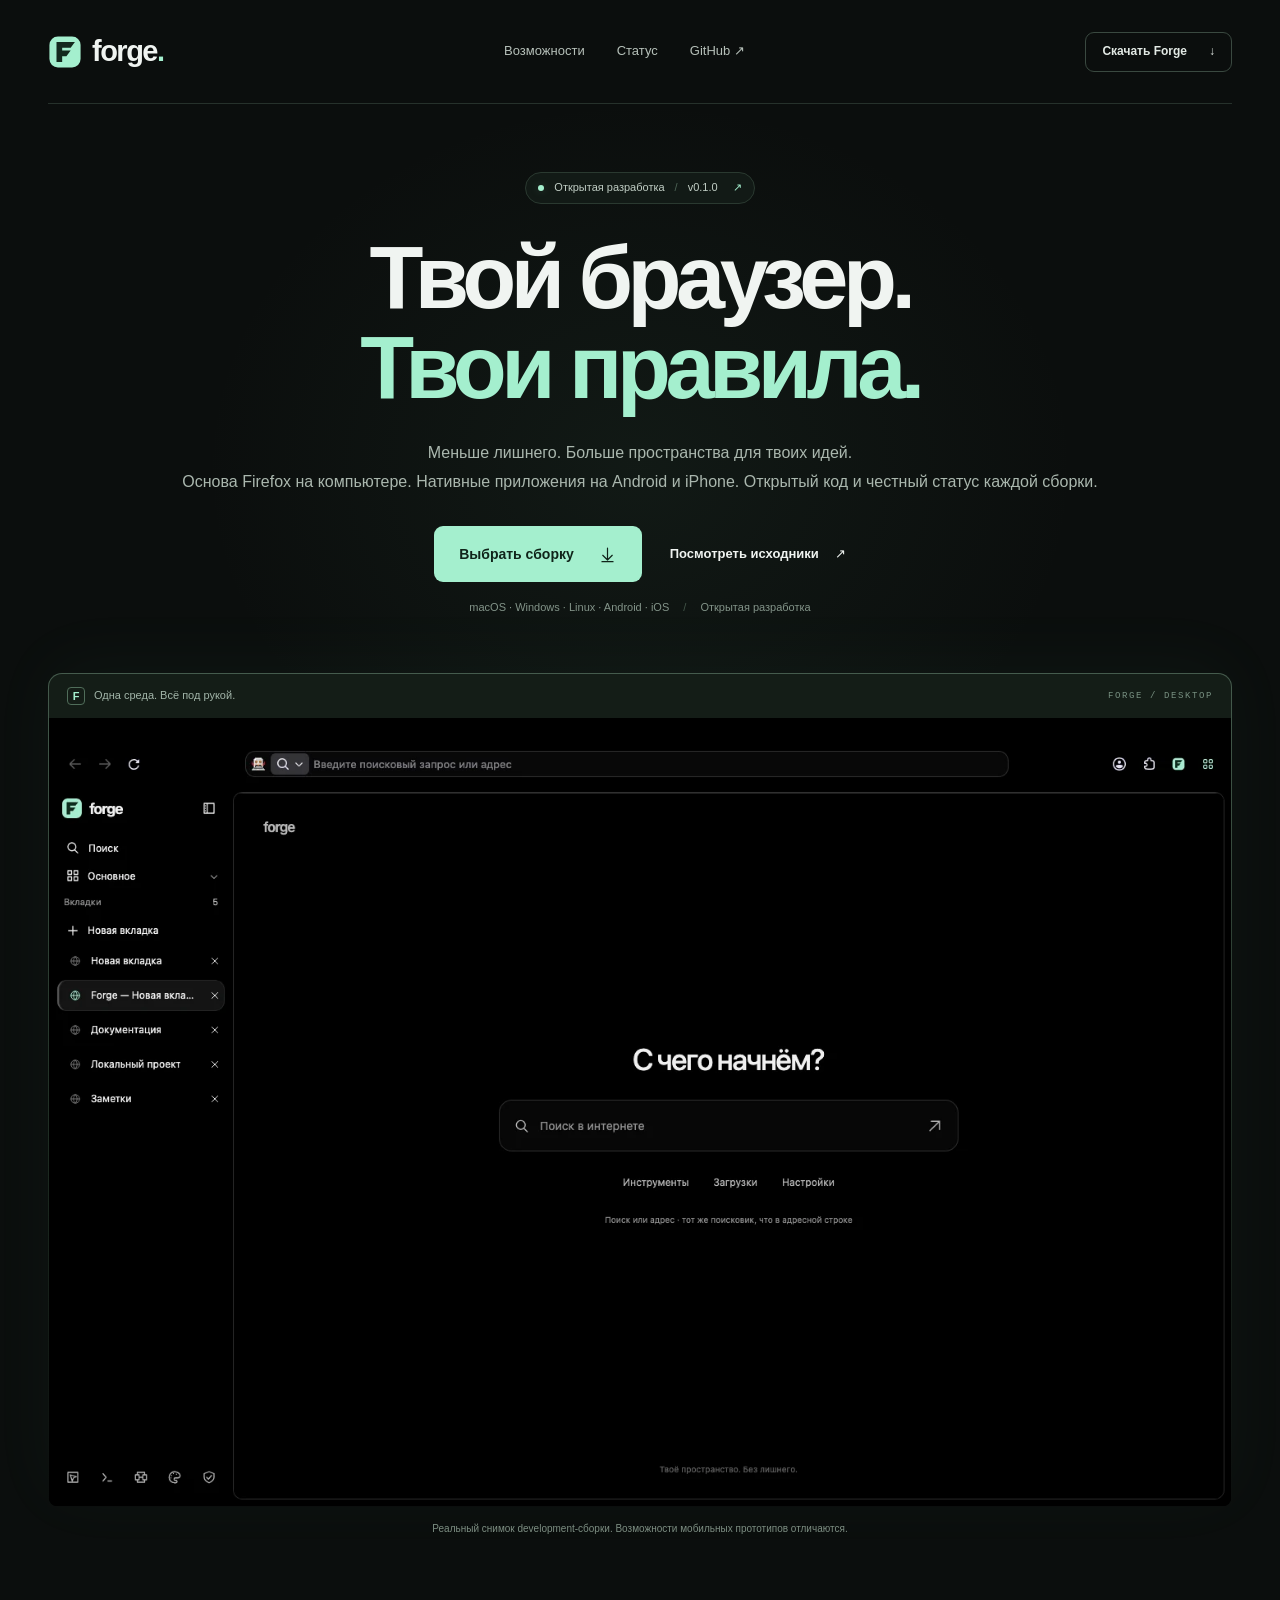
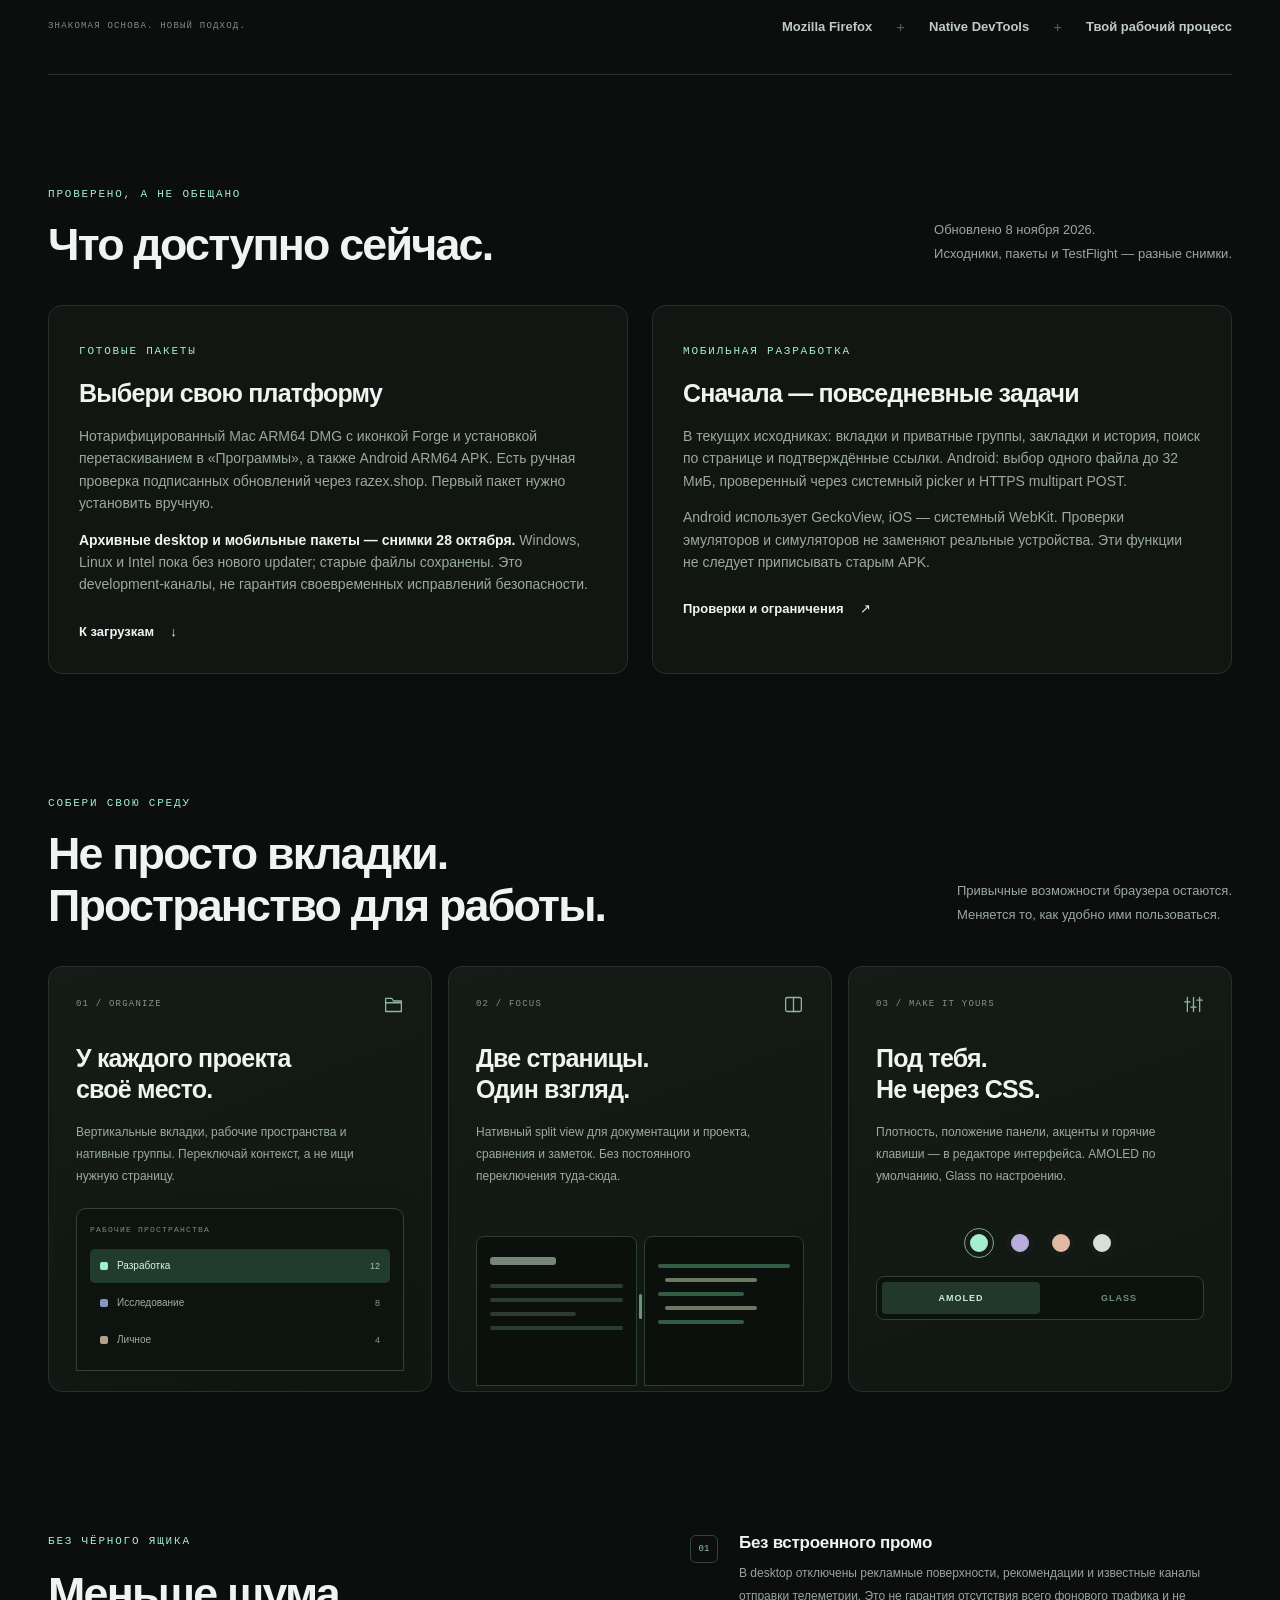
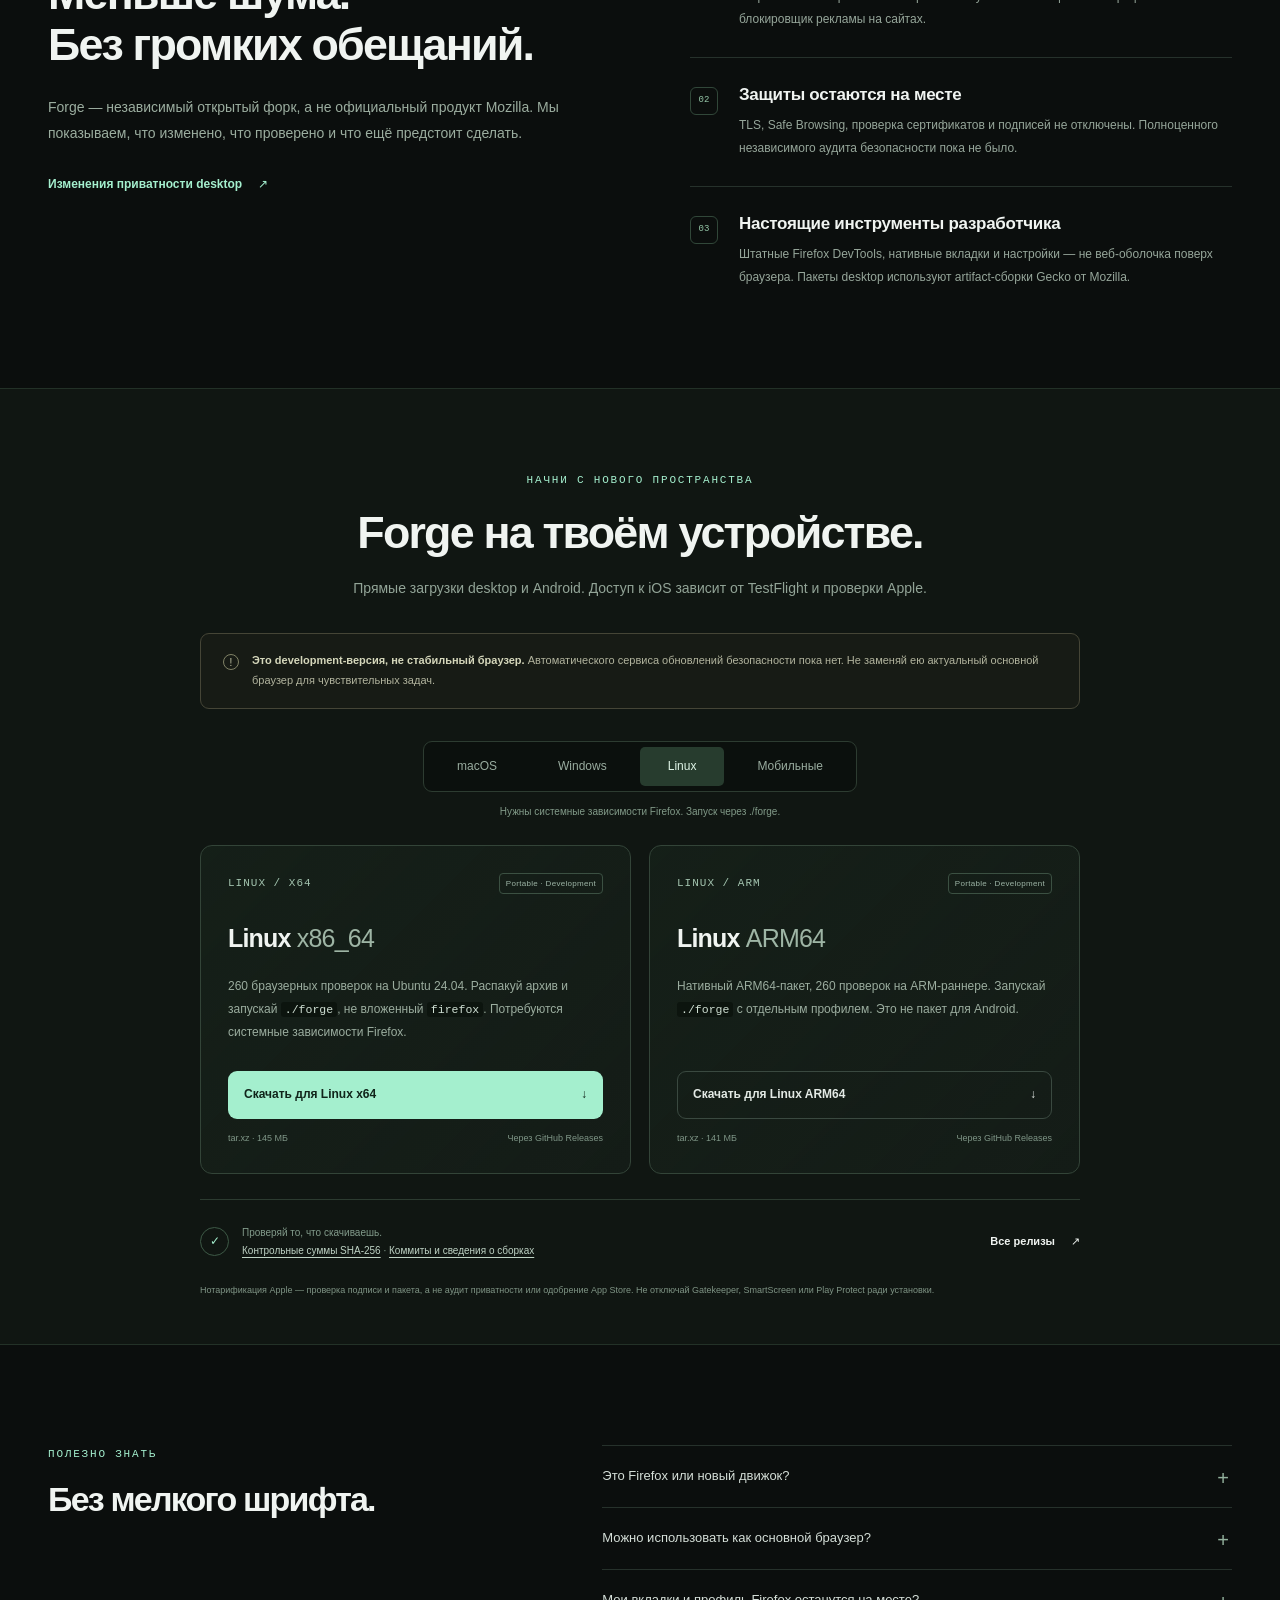
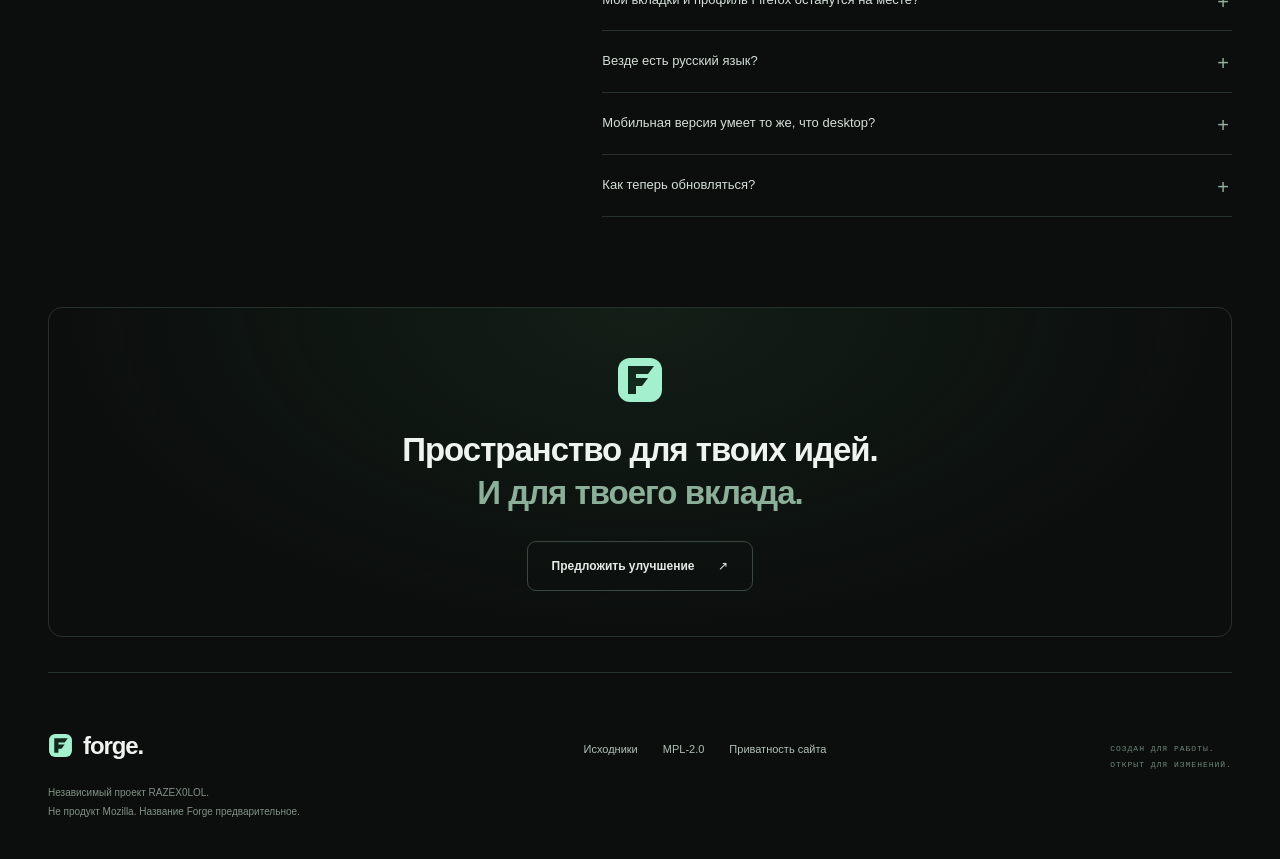
<file: forge/site/index.html>
<!doctype html>
<html lang="ru">
<head>
  <meta charset="utf-8">
  <meta name="viewport" content="width=device-width, initial-scale=1">
  <meta name="theme-color" content="#0b0e0d">
  <title>Forge — браузер для компьютера и телефона</title>
  <meta name="description" content="Forge: независимый форк Firefox для компьютера, GeckoView на Android и WebKit на iPhone. Возможности, TestFlight, проверенные загрузки для macOS, Windows, Linux и Android и прозрачный статус разработки.">
  <meta property="og:title" content="Forge — твой браузер. Твои правила.">
  <meta property="og:description" content="На основе Firefox. С рабочими пространствами, вертикальными вкладками и интерфейсом под тебя. Открытый код, реальные сборки, прозрачные ограничения.">
  <meta property="og:type" content="website">
  <meta property="og:url" content="https://razex.shop/forge/">
  <meta property="og:image" content="https://razex.shop/forge/assets/forge-desktop.webp">
  <link rel="canonical" href="https://razex.shop/forge/">
  <link rel="icon" href="assets/forge.svg" type="image/svg+xml">
  <link rel="stylesheet" href="styles.css">
  <script src="site.js" defer></script>
</head>
<body>
  <a class="skip-link" href="#main">К содержимому</a>
  <header class="header wrap">
    <a class="brand" href="#" aria-label="Forge — на главную"><img src="assets/forge.svg" width="34" height="34" alt=""><span>forge<span class="brand-dot">.</span></span></a>
    <nav aria-label="Основная навигация"><a href="#features">Возможности</a><a href="#status">Статус</a><a href="https://github.com/RAZEX0LOL/forge-browser">GitHub <span aria-hidden="true">↗</span></a></nav>
    <a class="button button-small button-outline" href="#download">Скачать Forge <span aria-hidden="true">↓</span></a>
  </header>
  <main id="main">
    <section class="hero wrap" aria-labelledby="hero-title">
      <a class="release-label" href="#download"><span class="status-dot" aria-hidden="true"></span> Открытая разработка <span class="label-divider">/</span> v0.1.0 <span aria-hidden="true">↗</span></a>
      <h1 id="hero-title">Твой браузер.<br><span>Твои правила.</span></h1>
      <p class="hero-description">Меньше лишнего. Больше пространства для твоих идей.<br class="desktop-break"> Основа Firefox на компьютере. Нативные приложения на Android и iPhone. Открытый код и честный статус каждой сборки.</p>
      <div class="hero-actions"><a class="button button-mint" href="#download">Выбрать сборку <svg viewBox="0 0 24 24" aria-hidden="true"><path d="M12 4v15m-6-6 6 6 6-6M5 21h14"/></svg></a><a class="text-link" href="https://github.com/RAZEX0LOL/forge-browser">Посмотреть исходники <span aria-hidden="true">↗</span></a></div>
      <p class="hero-note">macOS · Windows · Linux · Android · iOS <span aria-hidden="true">/</span> Открытая разработка</p>
      <figure class="browser-preview">
        <div class="preview-caption"><span><span class="tiny-mark" aria-hidden="true">F</span> Одна среда. Всё под рукой.</span><span class="mono">FORGE / DESKTOP</span></div>
        <img src="assets/forge-desktop.webp" width="1440" height="960" alt="Реальный интерфейс Forge для macOS: вертикальные вкладки и локальная стартовая страница в тёмной теме" fetchpriority="high">
        <figcaption>Реальный снимок development-сборки. Возможности мобильных прототипов отличаются.</figcaption>
      </figure>
    </section>

    <div class="foundation wrap"><span class="eyebrow">ЗНАКОМАЯ ОСНОВА. НОВЫЙ ПОДХОД.</span><div><span>Mozilla Firefox</span><span class="foundation-plus" aria-hidden="true">+</span><span>Native DevTools</span><span class="foundation-plus" aria-hidden="true">+</span><span>Твой рабочий процесс</span></div></div>

    <section class="section wrap release-status" id="status" aria-labelledby="status-title">
      <div class="section-heading"><div><p class="eyebrow mint">ПРОВЕРЕНО, А НЕ ОБЕЩАНО</p><h2 id="status-title">Что доступно сейчас.</h2></div><p>Обновлено <time datetime="2026-11-08">8 ноября 2026</time>.<br>Исходники, пакеты и TestFlight — разные снимки.</p></div>
      <div class="status-grid">
        <article class="status-card"><span class="eyebrow mint">ГОТОВЫЕ ПАКЕТЫ</span><h3>Выбери свою платформу</h3><p>Нотарифицированный Mac ARM64 DMG с иконкой Forge и установкой перетаскиванием в «Программы», а также Android ARM64 APK. Есть ручная проверка подписанных обновлений через razex.shop. Первый пакет нужно установить вручную.</p><p><strong>Архивные desktop и мобильные пакеты — снимки 28 октября.</strong> Windows, Linux и Intel пока без нового updater; старые файлы сохранены. Это development-каналы, не гарантия своевременных исправлений безопасности.</p><a class="text-link" href="#download">К загрузкам <span aria-hidden="true">↓</span></a></article>
        <article class="status-card"><span class="eyebrow mint">МОБИЛЬНАЯ РАЗРАБОТКА</span><h3>Сначала — повседневные задачи</h3><p>В текущих исходниках: вкладки и приватные группы, закладки и история, поиск по странице и подтверждённые ссылки. Android: выбор одного файла до 32 МиБ, проверенный через системный picker и HTTPS multipart POST.</p><p>Android использует GeckoView, iOS — системный WebKit. Проверки эмуляторов и симуляторов не заменяют реальные устройства. Эти функции не следует приписывать старым APK.</p><a class="text-link" href="https://github.com/RAZEX0LOL/forge-browser/blob/forge/forge/mobile/SOURCE_CHECKPOINT.md">Проверки и ограничения <span aria-hidden="true">↗</span></a></article>
      </div>
    </section>

    <section class="section wrap" id="features" aria-labelledby="features-title">
      <div class="section-heading"><div><p class="eyebrow mint">СОБЕРИ СВОЮ СРЕДУ</p><h2 id="features-title">Не просто вкладки.<br>Пространство для работы.</h2></div><p>Привычные возможности браузера остаются.<br>Меняется то, как удобно ими пользоваться.</p></div>
      <div class="feature-grid">
        <article class="feature feature-workspaces"><div class="feature-top"><span class="feature-number">01 / ORGANIZE</span><svg viewBox="0 0 24 24" aria-hidden="true"><path d="M3 5h7l2 3h9v12H3zM3 10h18"/></svg></div><h3>У каждого проекта<br>своё место.</h3><p>Вертикальные вкладки, рабочие пространства и нативные группы. Переключай контекст, а не ищи нужную страницу.</p><div class="workspace-demo" aria-label="Иллюстрация рабочих пространств"><span class="workspace-label">РАБОЧИЕ ПРОСТРАНСТВА</span><span class="workspace-row active"><i class="workspace-icon" aria-hidden="true"></i> Разработка <small>12</small></span><span class="workspace-row"><i class="workspace-icon blue" aria-hidden="true"></i> Исследование <small>8</small></span><span class="workspace-row"><i class="workspace-icon beige" aria-hidden="true"></i> Личное <small>4</small></span></div></article>
        <article class="feature"><div class="feature-top"><span class="feature-number">02 / FOCUS</span><svg viewBox="0 0 24 24" aria-hidden="true"><rect x="3" y="4" width="18" height="16" rx="2"/><path d="M12 4v16"/></svg></div><h3>Две страницы.<br>Один взгляд.</h3><p>Нативный split view для документации и проекта, сравнения и заметок. Без постоянного переключения туда-сюда.</p><div class="split-demo" aria-hidden="true"><div><span class="mock-pill"></span><span></span><span></span><span class="short"></span><span></span></div><div><span class="code-line"></span><span></span><span class="short"></span><span></span><span class="short"></span></div><i class="split-handle"></i></div></article>
        <article class="feature"><div class="feature-top"><span class="feature-number">03 / MAKE IT YOURS</span><svg viewBox="0 0 24 24" aria-hidden="true"><path d="M5 4v16M12 4v16M19 4v16"/><path d="M2 9h6M9 15h6M16 7h6"/></svg></div><h3>Под тебя.<br>Не через CSS.</h3><p>Плотность, положение панели, акценты и горячие клавиши — в редакторе интерфейса. AMOLED по умолчанию, Glass по настроению.</p><div class="theme-demo" role="group" aria-label="Иллюстрация цветовых тем"><span class="color-swatch selected" role="img" aria-label="Мятный акцент"></span><span class="color-swatch lavender" role="img" aria-label="Лавандовый акцент"></span><span class="color-swatch peach" role="img" aria-label="Персиковый акцент"></span><span class="color-swatch white" role="img" aria-label="Белый акцент"></span><div class="theme-switch"><span>AMOLED</span><span>GLASS</span></div></div></article>
      </div>
    </section>

    <section class="principles section wrap" id="principles" aria-labelledby="principles-title">
      <div class="principles-intro"><p class="eyebrow mint">БЕЗ ЧЁРНОГО ЯЩИКА</p><h2 id="principles-title">Меньше шума.<br>Без громких обещаний.</h2><p>Forge — независимый открытый форк, а не официальный продукт Mozilla. Мы показываем, что изменено, что проверено и что ещё предстоит сделать.</p><a class="text-link" href="https://github.com/RAZEX0LOL/forge-browser/blob/forge/forge/PRIVACY.md">Изменения приватности desktop <span aria-hidden="true">↗</span></a></div>
      <div class="principles-list"><article><span class="principle-icon" aria-hidden="true">01</span><div><h3>Без встроенного промо</h3><p>В desktop отключены рекламные поверхности, рекомендации и известные каналы отправки телеметрии. Это не гарантия отсутствия всего фонового трафика и не блокировщик рекламы на сайтах.</p></div></article><article><span class="principle-icon" aria-hidden="true">02</span><div><h3>Защиты остаются на месте</h3><p>TLS, Safe Browsing, проверка сертификатов и подписей не отключены. Полноценного независимого аудита безопасности пока не было.</p></div></article><article><span class="principle-icon" aria-hidden="true">03</span><div><h3>Настоящие инструменты разработчика</h3><p>Штатные Firefox DevTools, нативные вкладки и настройки — не веб-оболочка поверх браузера. Пакеты desktop используют artifact-сборки Gecko от Mozilla.</p></div></article></div>
    </section>

    <section class="downloads section" id="download" aria-labelledby="download-title">
      <div class="wrap">
        <div class="download-heading"><p class="eyebrow mint">НАЧНИ С НОВОГО ПРОСТРАНСТВА</p><h2 id="download-title">Forge на твоём устройстве.</h2><p>Прямые загрузки desktop и Android. Доступ к iOS зависит от TestFlight и проверки Apple.</p></div>
        <div class="development-notice"><span class="notice-mark" aria-hidden="true">!</span><p><strong>Это development-версия, не стабильный браузер.</strong> Автоматического сервиса обновлений безопасности пока нет. Не заменяй ею актуальный основной браузер для чувствительных задач.</p></div>
        <div class="platform-picker" role="group" aria-label="Выбор платформы" hidden><button type="button" data-platform="macos" aria-pressed="true">macOS</button><button type="button" data-platform="windows" aria-pressed="false">Windows</button><button type="button" data-platform="linux" aria-pressed="false">Linux</button><button type="button" data-platform="mobile" aria-pressed="false">Мобильные</button></div>
        <p class="platform-hint" id="platform-hint" aria-live="polite"></p>
        <div class="download-panel" data-panel="macos">
          <article class="download-card recommended">
            <div class="card-heading"><svg viewBox="0 0 24 24" aria-hidden="true"><rect x="3" y="3" width="18" height="14" rx="2"/><path d="M8 21h8m-4-4v4"/></svg><span class="badge">Developer ID + Notarized</span></div>
            <h3>macOS <span>Apple Silicon</span></h3><p class="card-subtitle">Apple M-серия · macOS 13+</p>
            <p class="card-description">Обычный DMG: открой образ, затем <strong>Перетащи Forge в «Программы»</strong>. Перед заменой полностью закрой браузер. Своя иконка Forge, русская локализация и отдельный профиль. После копирования из DMG пройдено 285 браузерных проверок; приложение и образ подписаны и нотарифицированы Apple.</p>
            <p class="card-description">Затем: Центр управления → Проверить обновления Forge. Проверяются подпись манифеста, SHA-256, Developer ID и Gatekeeper. Замена требует подтверждения и полностью закрытого браузера; прежнее приложение остаётся резервной копией, профиль не удаляется.</p>
            <p class="card-description">Экспериментальный канал: GUI-переход между разными версиями и точный runtime macOS 13 ещё не проверены полностью. Запуск с включённым Gatekeeper на тестовом Mac не подтверждён; подписи и билеты Apple проверены отдельно. Автоматического сервиса исправлений безопасности нет.</p>
            <a class="button button-mint download-link" data-target="macos-arm64" href="downloads/Forge-development-20261108-v2-macos-arm64.dmg" download>Скачать DMG · Apple Silicon <span aria-hidden="true">↓</span></a>
            <div class="download-meta"><span>DMG · 152 МБ</span><span>Build 2026110802 · исправлена иконка</span></div>
            <details class="developer-downloads"><summary>ZIP для updater и ручной распаковки</summary><p>Прежний ZIP сохранён без изменений; исправление приоритета иконки включено в новый DMG.</p><a class="download-link" data-target="macos-arm64-updater-zip" href="downloads/Forge-development-20261108-v2-updater-macos-arm64-notarized.zip">Mac ARM64 · ZIP · 161 МБ</a></details>
            <details class="developer-downloads"><summary>Предыдущая нотарифицированная сборка</summary><a class="download-link" data-target="macos-arm64-20261028" href="downloads/Forge-development-20261028-macos-arm64-notarized.zip">Mac ARM64 · 28 октября · без нового updater</a></details>
          </article>
          <article class="download-card"><div class="card-heading"><svg viewBox="0 0 24 24" aria-hidden="true"><rect x="3" y="3" width="18" height="14" rx="2"/><path d="M8 21h8m-4-4v4"/></svg><span class="badge badge-neutral">Developer ID + Notarized</span></div><h3>macOS <span>Intel</span></h3><p class="card-subtitle">Для Mac с процессорами Intel x86_64</p><p class="card-description">Нотарификация и Gatekeeper пройдены. <strong>После подписи требуется повторный тест на Intel Mac.</strong> Локальный тест через Rosetta дал тайм-аут и у исходной, и у подписанной сборки.</p><a class="button button-outline download-link" data-target="macos-intel" href="downloads/Forge-development-20261028-macos-intel-notarized.zip" download>Скачать для Intel <span aria-hidden="true">↓</span></a><div class="download-meta"><span>ZIP · 281 МБ</span><span>Требует дополнительной проверки</span></div></article>
        </div>
        <div class="download-panel" data-panel="windows">
          <article class="download-card"><div class="card-heading"><span class="platform-wordmark">WIN / X64</span><span class="badge badge-neutral">Portable · Development</span></div><h3>Windows <span>x86_64</span></h3><p class="card-description">260 проверок на нативном CI-раннере. Распакуй архив и запускай <code>Forge.cmd</code>, не вложенный <code>firefox.exe</code>. Подписи издателя Forge нет.</p><a class="button button-mint download-link" data-target="windows-x64" href="https://github.com/RAZEX0LOL/forge-browser/releases/download/v0.1.0-dev.20261028-multiplatform/Forge-development-windows-x86_64.zip">Скачать для Windows x64 <span aria-hidden="true">↓</span></a><div class="download-meta"><span>ZIP · 151 МБ</span><span>Через GitHub Releases</span></div></article>
          <article class="download-card"><div class="card-heading"><span class="platform-wordmark">WIN / ARM</span><span class="badge badge-neutral">Portable · Development</span></div><h3>Windows <span>ARM64</span></h3><p class="card-description">Нативный пакет ARM64, 260 проверок на ARM-раннере. Запускай через <code>Forge.cmd</code> с отдельным development-профилем. Подписи издателя Forge нет.</p><a class="button button-outline download-link" data-target="windows-arm64" href="https://github.com/RAZEX0LOL/forge-browser/releases/download/v0.1.0-dev.20261028-multiplatform/Forge-development-windows-arm64.zip">Скачать для Windows ARM64 <span aria-hidden="true">↓</span></a><div class="download-meta"><span>ZIP · 140 МБ</span><span>Через GitHub Releases</span></div></article>
        </div>
        <div class="download-panel" data-panel="linux">
          <article class="download-card"><div class="card-heading"><span class="platform-wordmark">LINUX / X64</span><span class="badge badge-neutral">Portable · Development</span></div><h3>Linux <span>x86_64</span></h3><p class="card-description">260 браузерных проверок на Ubuntu 24.04. Распакуй архив и запускай <code>./forge</code>, не вложенный <code>firefox</code>. Потребуются системные зависимости Firefox.</p><a class="button button-mint download-link" data-target="linux-x64" href="https://github.com/RAZEX0LOL/forge-browser/releases/download/v0.1.0-dev.20261028-multiplatform/Forge-development-linux-x86_64.tar.xz">Скачать для Linux x64 <span aria-hidden="true">↓</span></a><div class="download-meta"><span>tar.xz · 145 МБ</span><span>Через GitHub Releases</span></div></article>
          <article class="download-card"><div class="card-heading"><span class="platform-wordmark">LINUX / ARM</span><span class="badge badge-neutral">Portable · Development</span></div><h3>Linux <span>ARM64</span></h3><p class="card-description">Нативный ARM64-пакет, 260 проверок на ARM-раннере. Запускай <code>./forge</code> с отдельным профилем. Это не пакет для Android.</p><a class="button button-outline download-link" data-target="linux-arm64" href="https://github.com/RAZEX0LOL/forge-browser/releases/download/v0.1.0-dev.20261028-multiplatform/Forge-development-linux-arm64.tar.xz">Скачать для Linux ARM64 <span aria-hidden="true">↓</span></a><div class="download-meta"><span>tar.xz · 141 МБ</span><span>Через GitHub Releases</span></div></article>
        </div>
        <div class="download-panel" data-panel="mobile">
          <article class="download-card">
            <div class="card-heading"><span class="platform-wordmark">ANDROID</span><span class="badge badge-neutral">GeckoView · versionCode 2</span></div>
            <h3>Android <span>Debug APK</span></h3>
            <p class="card-description">Нативные вкладки, приватные группы, закладки и история, поиск по странице, экспериментальное прикрепление файла до 32 МиБ. В новой сборке: ручная проверка подписанных обновлений через razex.shop. Пройдено 66 native- и 55 unit-тестов.</p>
            <p class="card-description"><strong>Первый APK установи вручную поверх прежней версии.</strong> Затем: Меню → Обновления Forge → Проверить. Скачивание и установка требуют подтверждения; разрешение на установку выдаётся только через настройки Android. Проверяются подпись манифеста, версия, размер, SHA-256 и сертификат APK.</p>
            <p class="card-description">Сохранена прежняя debug-подпись. Это development-канал, не гарантия своевременных обновлений безопасности. Физические устройства не проверены. При конфликте подписи не удаляй установленное приложение ради обхода защиты.</p>
            <a class="button button-mint download-link" data-target="android-arm64-v8a-current" href="downloads/Forge-android-20261107-v2-arm64-v8a-debug.apk" download>Скачать APK с обновлениями · ARM64 <span aria-hidden="true">↓</span></a>
            <div class="download-meta"><span>APK · 190 МБ</span><span>0.1.0-dev.2 · 07.11.2026</span></div>
            <details class="developer-downloads"><summary>Предыдущие APK</summary>
              <p>Сборка versionCode 1 от 7 ноября не имеет встроенного updater. Октябрьские APK — одновкладочные прототипы.</p>
              <div class="alternative-downloads">
                <a class="download-link" data-target="android-arm64-v8a-20261107-v1" href="downloads/Forge-android-20261107-arm64-v8a-debug.apk">ARM64 · 7 ноября · v1</a>
                <a class="download-link" data-target="android-arm64-v8a" href="https://github.com/RAZEX0LOL/forge-browser/releases/download/v0.1.0-dev.20261028-multiplatform/Forge-android-prototype-arm64-v8a-debug.apk">ARM64 · 28 октября</a>
                <a class="download-link" data-target="android-armeabi-v7a" href="https://github.com/RAZEX0LOL/forge-browser/releases/download/v0.1.0-dev.20261028-multiplatform/Forge-android-prototype-armeabi-v7a-debug.apk">ARMv7 · 153 МБ</a>
                <a class="download-link" data-target="android-x86_64" href="https://github.com/RAZEX0LOL/forge-browser/releases/download/v0.1.0-dev.20261028-multiplatform/Forge-android-prototype-x86_64-debug.apk">x86_64 · 209 МБ</a>
              </div>
            </details>
          </article>
          <article class="download-card ios-card"><div class="card-heading"><span class="platform-wordmark">iPHONE / iPAD</span><span class="badge">Внешняя бета одобрена · Build 6</span></div><h3>iOS <span>TestFlight</span></h3><p class="card-description">Отдельное приложение на системном WebKit, не Gecko. Сборка <strong>0.1.0 (6)</strong> обработана Apple и одобрена для внешнего тестирования. Вкладки, приватные группы, закладки и история, поиск по странице. Полный набор: 67 native- и 9 UI-тестов на каждом языке.</p><a class="button button-mint" data-testflight="public" href="https://testflight.apple.com/join/4hvp4sk8">Установить через TestFlight <span aria-hidden="true">↗</span></a><p class="card-description">На iPhone открой эту ссылку и следуй инструкции Apple. Это бета-версия, не выпуск App Store. Проверки симулятора не заменяют реальное устройство; успешная отправка файла на iOS ещё не подтверждена.</p><div class="download-meta"><span>iOS 17+ · iPhone и iPad</span><span>0.1.0 (6) · 07.11.2026</span></div><details class="developer-downloads"><summary>Архивы для разработчиков</summary><p>Исторические архивы от 28 октября. Не устанавливаются на iPhone как обычный IPA и не содержат более поздние изменения.</p><a class="download-link" data-target="ios-simulator" href="https://github.com/RAZEX0LOL/forge-browser/releases/download/v0.1.0-dev.20261028-multiplatform/Forge-ios-simulator-prototype.zip">iOS Simulator · ZIP</a><a class="download-link" data-target="ios-device-unsigned" href="https://github.com/RAZEX0LOL/forge-browser/releases/download/v0.1.0-dev.20261028-multiplatform/Forge-ios-device-unsigned.xcarchive.zip">Неподписанный device XCArchive</a></details></article>
        </div>
        <div class="integrity"><span class="integrity-icon" aria-hidden="true">✓</span><p>Проверяй то, что скачиваешь.<br><a href="SHA256SUMS">Контрольные суммы SHA-256</a><span aria-hidden="true"> · </span><a href="downloads.json">Коммиты и сведения о сборках</a></p><a class="text-link" href="https://github.com/RAZEX0LOL/forge-browser/releases">Все релизы <span aria-hidden="true">↗</span></a></div>
        <p class="trust-note">Нотарификация Apple — проверка подписи и пакета, а не аудит приватности или одобрение App Store. Не отключай Gatekeeper, SmartScreen или Play Protect ради установки.</p>
      </div>
    </section>

    <section class="faq section wrap" aria-labelledby="faq-title">
      <div><p class="eyebrow mint">ПОЛЕЗНО ЗНАТЬ</p><h2 id="faq-title">Без мелкого шрифта.</h2></div>
      <div class="faq-list">
        <details><summary>Это Firefox или новый движок?</summary><p>Настольный Forge — независимый форк Mozilla Firefox с изменениями интерфейса и настроек. Текущие artifact-сборки используют скомпилированный Gecko от Mozilla, а не независимо пересобранный C++/Rust-движок. История Mozilla, MPL-2.0 и лицензии зависимостей сохранены.</p></details>
        <details><summary>Можно использовать как основной браузер?</summary><p>Мы пока не рекомендуем это для чувствительных задач. Сборки предварительные, автоматического сервиса обновлений безопасности desktop нет. Длительная работа с реальными аккаунтами, физические мобильные устройства и полный сетевой аудит остаются непроверенными.</p></details>
        <details><summary>Мои вкладки и профиль Firefox останутся на месте?</summary><p>Штатные launchers Forge выбирают отдельный development-профиль. На Windows запускай Forge.cmd, на Linux — ./forge, на Mac — Forge.app. Не запускай напрямую вложенный Firefox и не указывай свой основной профиль при экспериментировании.</p></details>
        <details><summary>Везде есть русский язык?</summary><p>Интерфейс Forge поддерживает русский и английский. Нотарифицированная macOS Apple Silicon-сборка также включает русские ресурсы базового Firefox и словарь. Другие desktop CI-пакеты используют en-US для базовых ресурсов. Оба мобильных приложения имеют русский и английский интерфейс.</p></details>
        <details><summary>Мобильная версия умеет то же, что desktop?</summary><p>Нет. Android использует GeckoView, iOS — системный WebKit. В новых мобильных сборках есть вкладки и приватные группы, закладки, история и поиск по странице. Рабочих пространств, расширений, синхронизации и полного восстановления состояния страниц пока нет. iOS 0.1.0 (6) одобрена для внешней беты TestFlight. Архивные пакеты остаются отдельными историческими снимками.</p></details>
        <details><summary>Как теперь обновляться?</summary><p>Новые Android ARM64 и Mac ARM64 пакеты нужно один раз установить вручную. Затем запусти проверку обновлений в меню Android или центре управления Mac. Проверки ручные, манифест подписан; установка требует отдельного подтверждения. На Mac сохрани резервную копию приложения и полностью закрой Forge перед заменой. Windows, Linux и Intel пока обновляются только вручную из проверенных пакетов. iOS — через TestFlight. Наличие updater не означает поддерживаемый сервис срочных исправлений Mozilla.</p></details>
      </div>
    </section>

    <section class="closing wrap"><img src="assets/forge.svg" width="48" height="48" alt=""><h2>Пространство для твоих идей.<br><span>И для твоего вклада.</span></h2><a class="button button-outline" href="https://github.com/RAZEX0LOL/forge-browser/issues">Предложить улучшение <span aria-hidden="true">↗</span></a></section>
  </main>
  <footer class="footer wrap"><div><a class="brand" href="#"><img src="assets/forge.svg" width="25" height="25" alt=""><span>forge.</span></a><p>Независимый проект RAZEX0LOL.<br>Не продукт Mozilla. Название Forge предварительное.</p></div><div class="footer-links"><a href="https://github.com/RAZEX0LOL/forge-browser">Исходники</a><a href="https://github.com/RAZEX0LOL/forge-browser/blob/forge/forge/LICENSE">MPL-2.0</a><a href="privacy.html">Приватность сайта</a></div><span class="footer-build mono">СОЗДАН ДЛЯ РАБОТЫ.<br>ОТКРЫТ ДЛЯ ИЗМЕНЕНИЙ.</span></footer>
</body>
</html>
</file>
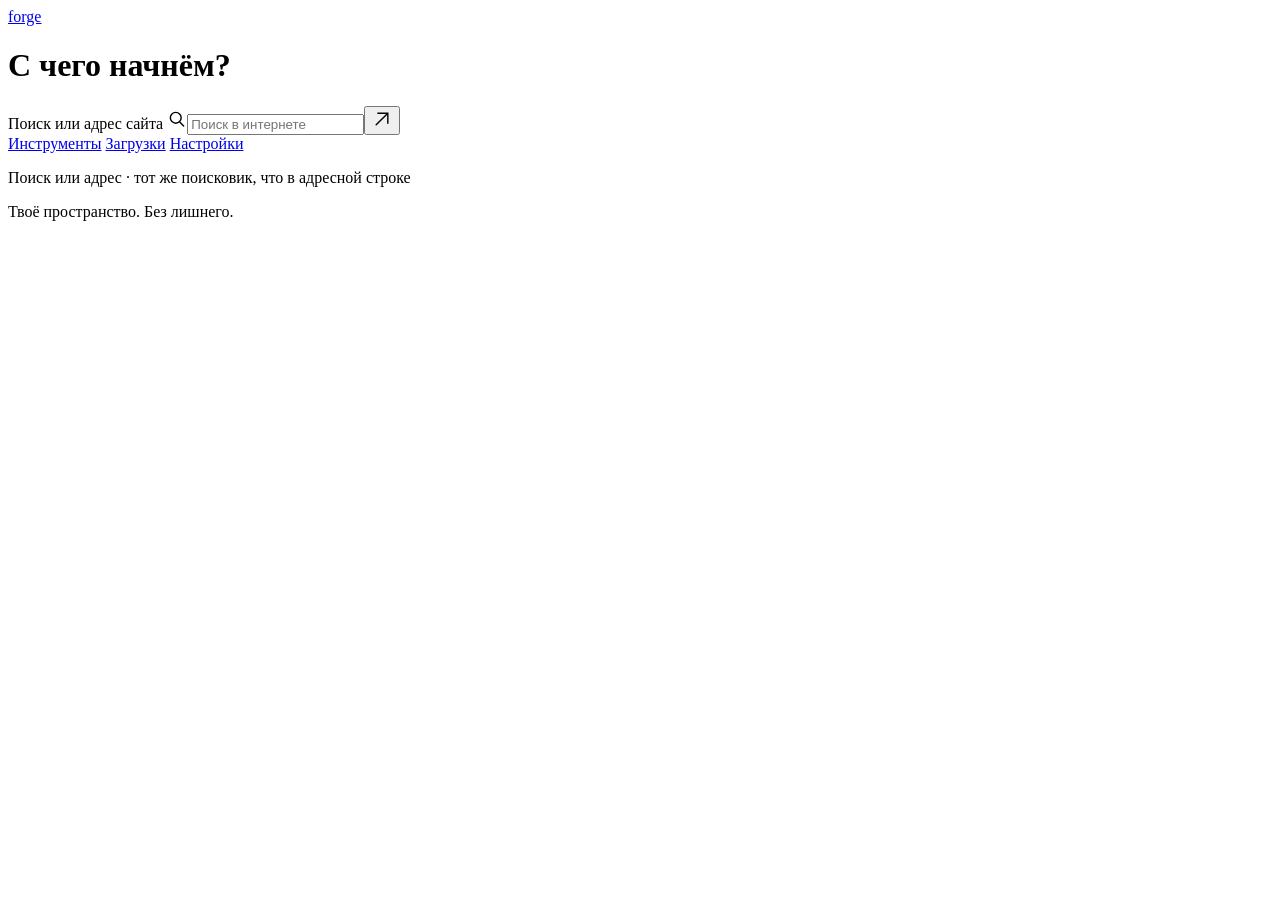
<file: forge/overlay/start.html>
<!doctype html>
<html lang="ru">
<head>
  <meta charset="utf-8">
  <meta http-equiv="Content-Security-Policy" content="default-src 'none'; style-src chrome:; img-src chrome:; form-action 'none'; base-uri 'none'; object-src 'none'">
  <meta name="viewport" content="width=device-width, initial-scale=1">
  <title data-forge-l10n="forge-start-title">Forge — Новая вкладка</title>
  <link rel="stylesheet" href="chrome://browser/content/forge/start.css">
</head>
<body>
  <header><a class="wordmark" href="chrome://browser/content/forge/start.html" aria-label="Forge">forge</a></header>
  <main>
    <h1 data-forge-l10n="forge-start-heading">С чего начнём?</h1>
    <form id="forge-search" role="search">
      <label for="query" class="sr-only" data-forge-l10n="forge-start-query-label">Поиск или адрес сайта</label>
      <span aria-hidden="true"><svg xmlns="http://www.w3.org/2000/svg" viewBox="0 0 24 24" width="20" height="20" fill="none" stroke="currentColor" stroke-width="1.7" stroke-linecap="round"><path d="M10.5 4a6.5 6.5 0 1 0 0 13 6.5 6.5 0 0 0 0-13Zm5 12 4.5 4.5"/></svg></span><input id="query" name="q" type="search" autocomplete="off" placeholder="Поиск в интернете" data-forge-l10n="forge-start-placeholder" data-forge-l10n-attr="placeholder"><button type="submit" aria-label="Искать" data-forge-l10n="forge-start-search" data-forge-l10n-attr="aria-label"><svg viewBox="0 0 24 24" width="20" height="20" fill="none" stroke="currentColor" stroke-width="1.7" stroke-linecap="round" aria-hidden="true"><path d="M5 19 19 5M7 5h12v12"/></svg></button>
    </form>
    <nav class="quick-links" aria-label="Быстрый доступ" data-forge-l10n="forge-start-quick-links" data-forge-l10n-attr="aria-label">
      <a href="about:debugging#/runtime/this-firefox" data-forge-l10n="forge-start-tools">Инструменты</a>
      <a href="about:downloads" data-forge-l10n="forge-command-downloads">Загрузки</a>
      <a href="about:preferences" data-forge-l10n="forge-command-settings">Настройки</a>
    </nav>
    <p class="search-note" data-forge-l10n="forge-start-note">Поиск или адрес · тот же поисковик, что в адресной строке</p>
  </main>
  <footer><span data-forge-l10n="forge-start-footer">Твоё пространство. Без лишнего.</span></footer>
</body>
</html>
</file>
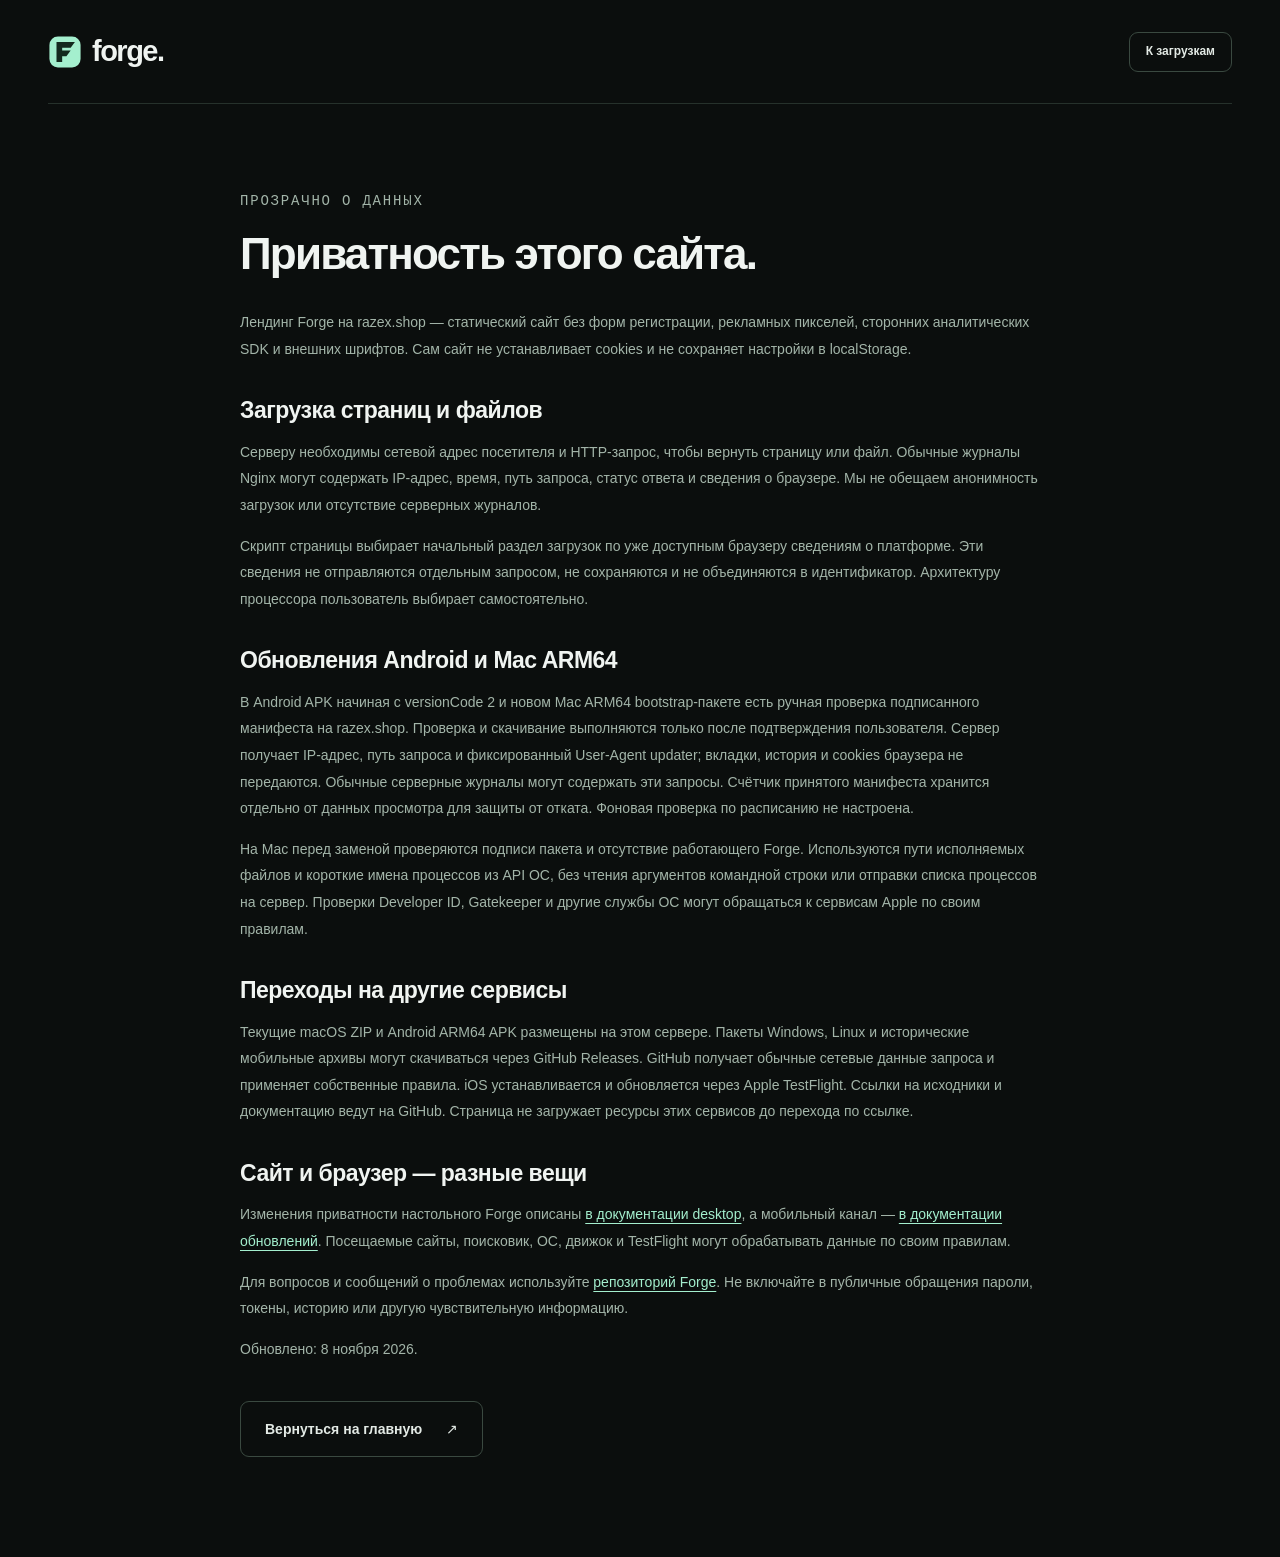
<file: forge/site/privacy.html>
<!doctype html>
<html lang="ru">
<head>
  <meta charset="utf-8"><meta name="viewport" content="width=device-width, initial-scale=1">
  <meta name="theme-color" content="#0b0e0d"><title>Приватность сайта — Forge</title>
  <link rel="icon" href="assets/forge.svg" type="image/svg+xml"><link rel="stylesheet" href="styles.css">
</head>
<body>
  <header class="header wrap"><a class="brand" href="./"><img src="assets/forge.svg" width="34" height="34" alt=""><span>forge.</span></a><a class="button button-small button-outline" href="./#download">К загрузкам</a></header>
  <main class="legal wrap">
    <p class="eyebrow mint">ПРОЗРАЧНО О ДАННЫХ</p><h1>Приватность этого сайта.</h1>
    <p>Лендинг Forge на razex.shop — статический сайт без форм регистрации, рекламных пикселей, сторонних аналитических SDK и внешних шрифтов. Сам сайт не устанавливает cookies и не сохраняет настройки в localStorage.</p>
    <h2>Загрузка страниц и файлов</h2>
    <p>Серверу необходимы сетевой адрес посетителя и HTTP-запрос, чтобы вернуть страницу или файл. Обычные журналы Nginx могут содержать IP-адрес, время, путь запроса, статус ответа и сведения о браузере. Мы не обещаем анонимность загрузок или отсутствие серверных журналов.</p>
    <p>Скрипт страницы выбирает начальный раздел загрузок по уже доступным браузеру сведениям о платформе. Эти сведения не отправляются отдельным запросом, не сохраняются и не объединяются в идентификатор. Архитектуру процессора пользователь выбирает самостоятельно.</p>
    <h2>Обновления Android и Mac ARM64</h2>
    <p>В Android APK начиная с versionCode 2 и новом Mac ARM64 bootstrap-пакете есть ручная проверка подписанного манифеста на razex.shop. Проверка и скачивание выполняются только после подтверждения пользователя. Сервер получает IP-адрес, путь запроса и фиксированный User-Agent updater; вкладки, история и cookies браузера не передаются. Обычные серверные журналы могут содержать эти запросы. Счётчик принятого манифеста хранится отдельно от данных просмотра для защиты от отката. Фоновая проверка по расписанию не настроена.</p>
    <p>На Mac перед заменой проверяются подписи пакета и отсутствие работающего Forge. Используются пути исполняемых файлов и короткие имена процессов из API ОС, без чтения аргументов командной строки или отправки списка процессов на сервер. Проверки Developer ID, Gatekeeper и другие службы ОС могут обращаться к сервисам Apple по своим правилам.</p>
    <h2>Переходы на другие сервисы</h2>
    <p>Текущие macOS ZIP и Android ARM64 APK размещены на этом сервере. Пакеты Windows, Linux и исторические мобильные архивы могут скачиваться через GitHub Releases. GitHub получает обычные сетевые данные запроса и применяет собственные правила. iOS устанавливается и обновляется через Apple TestFlight. Ссылки на исходники и документацию ведут на GitHub. Страница не загружает ресурсы этих сервисов до перехода по ссылке.</p>
    <h2>Сайт и браузер — разные вещи</h2>
    <p>Изменения приватности настольного Forge описаны <a href="https://github.com/RAZEX0LOL/forge-browser/blob/forge/forge/PRIVACY.md">в документации desktop</a>, а мобильный канал — <a href="https://github.com/RAZEX0LOL/forge-browser/blob/forge/forge/UPDATE_CHANNEL.md">в документации обновлений</a>. Посещаемые сайты, поисковик, ОС, движок и TestFlight могут обрабатывать данные по своим правилам.</p>
    <p>Для вопросов и сообщений о проблемах используйте <a href="https://github.com/RAZEX0LOL/forge-browser/issues">репозиторий Forge</a>. Не включайте в публичные обращения пароли, токены, историю или другую чувствительную информацию.</p>
    <p>Обновлено: 8 ноября 2026.</p>
    <a class="button button-outline" href="./">Вернуться на главную <span aria-hidden="true">↗</span></a>
  </main>
</body>
</html>
</file>
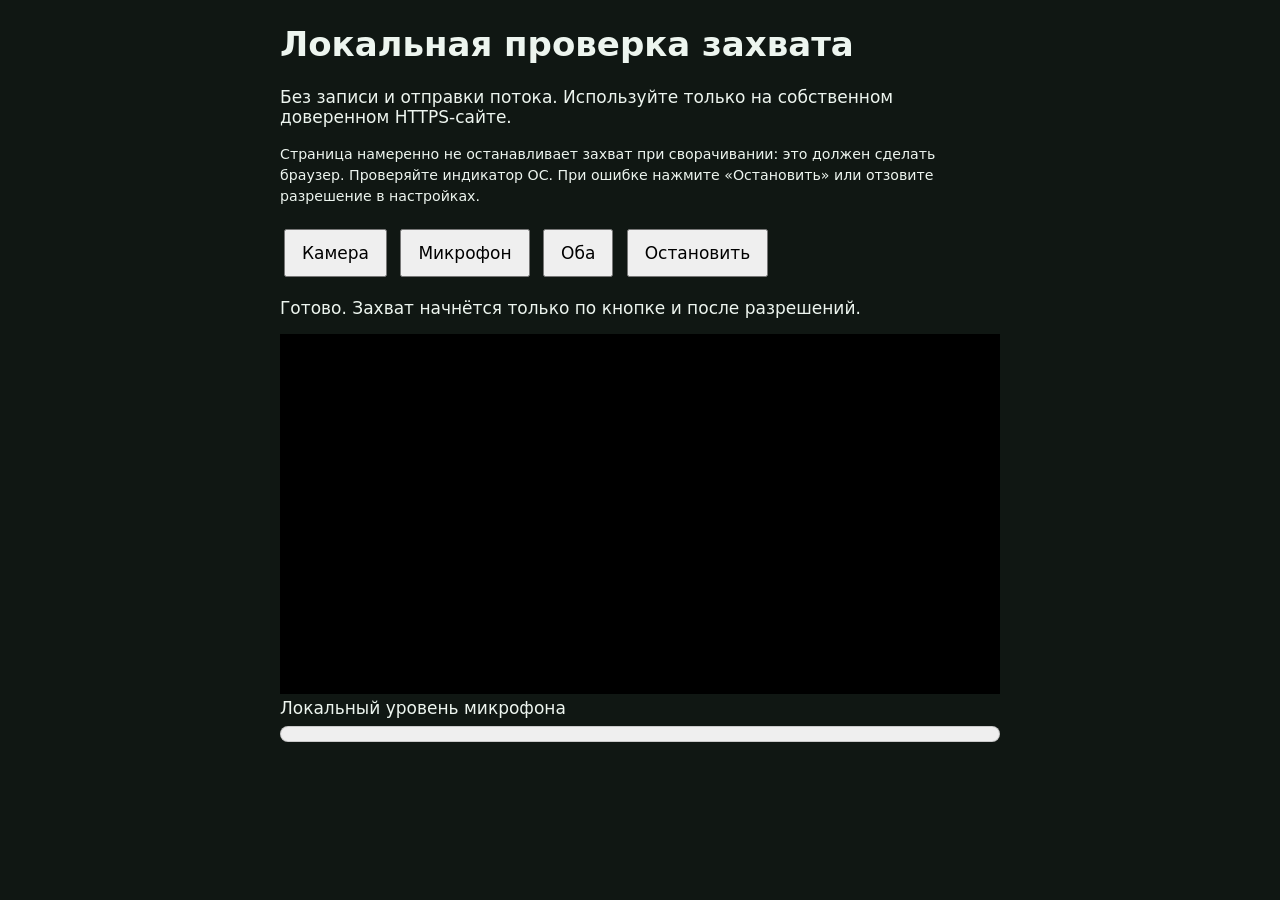
<file: forge/mobile/fixtures/media-permissions.html>
<!doctype html>
<html lang="ru">
<meta charset="utf-8">
<meta name="viewport" content="width=device-width,initial-scale=1">
<meta http-equiv="Content-Security-Policy" content="default-src 'none'; script-src 'unsafe-inline'; style-src 'unsafe-inline'; media-src blob:; connect-src 'none'; base-uri 'none'; form-action 'none'">
<title>Forge — локальная проверка камеры и микрофона</title>
<style>
body{font:17px system-ui;background:#101713;color:#edf5ef;margin:24px auto;padding:0 20px;max-width:720px}
button{font:inherit;min-height:48px;margin:4px;padding:8px 16px}video{width:100%;max-height:45vh;background:#000}
output{display:block;margin:16px 0;overflow-wrap:anywhere}meter{width:100%;height:32px}small{display:block;line-height:1.5}
</style>
<h1>Локальная проверка захвата</h1>
<p>Без записи и отправки потока. Используйте только на собственном доверенном HTTPS-сайте.</p>
<small>Страница намеренно не останавливает захват при сворачивании: это должен сделать браузер.
Проверяйте индикатор ОС. При ошибке нажмите «Остановить» или отзовите разрешение в настройках.</small>
<p>
<button type="button" data-camera="true">Камера</button>
<button type="button" data-microphone="true">Микрофон</button>
<button type="button" data-camera="true" data-microphone="true">Оба</button>
<button type="button" id="stop">Остановить</button>
</p>
<output id="status" role="status">Готово. Захват начнётся только по кнопке и после разрешений.</output>
<video id="preview" autoplay muted playsinline aria-label="Только локальное превью"></video>
<label for="level">Локальный уровень микрофона</label><meter id="level" min="0" max="1" value="0"></meter>
<script>
'use strict';
const status = document.querySelector('#status');
const preview = document.querySelector('#preview');
const level = document.querySelector('#level');
const buttons = [...document.querySelectorAll('[data-camera],[data-microphone]')];
let stream = null;
let audio = null;
let frame = 0;
let requestID = 0;
function stop() {
  requestID++;
  cancelAnimationFrame(frame);
  if (stream) stream.getTracks().forEach(track => track.stop());
  stream = null;
  preview.srcObject = null;
  if (audio) audio.close().catch(() => {});
  audio = null;
  level.value = 0;
  buttons.forEach(button => { button.disabled = false; });
  status.textContent = 'Остановлено по кнопке. Проверьте индикатор ОС.';
}
document.querySelector('#stop').addEventListener('click', stop);
for (const button of buttons) button.addEventListener('click', async () => {
  stop();
  if (!isSecureContext || location.protocol !== 'https:' || !navigator.mediaDevices?.getUserMedia) {
    status.textContent = 'Требуется доверенный HTTPS и поддержка getUserMedia. Не обходите TLS.';
    return;
  }
  const id = requestID;
  buttons.forEach(item => { item.disabled = true; });
  status.textContent = 'Ожидание решения сайта и ОС…';
  try {
    const acquired = await navigator.mediaDevices.getUserMedia({video: button.dataset.camera === 'true', audio: button.dataset.microphone === 'true'});
    if (id !== requestID) { acquired.getTracks().forEach(track => track.stop()); return; }
    stream = acquired;
    preview.srcObject = stream;
    status.textContent = 'Захват разрешён. Поток остаётся локальным; проверьте индикатор ОС.';
    stream.getTracks().forEach(track => track.addEventListener('ended', () => {
      status.textContent = 'Трек завершён. Дополнительно проверьте индикатор ОС.';
    }));
    if (stream.getAudioTracks().length) {
      audio = new AudioContext();
      const analyser = audio.createAnalyser();
      analyser.fftSize = 256;
      audio.createMediaStreamSource(stream).connect(analyser);
      const samples = new Uint8Array(analyser.fftSize);
      const measure = () => {
        analyser.getByteTimeDomainData(samples);
        level.value = Math.sqrt(samples.reduce((sum, sample) => sum + ((sample - 128) / 128) ** 2, 0) / samples.length);
        frame = requestAnimationFrame(measure);
      };
      await audio.resume();
      if (id === requestID) measure();
    }
  } catch (error) {
    if (id === requestID) status.textContent = 'Доступ не получен: ' + (error?.name || 'UnknownError') + '. Содержимое устройства не отправлялось.';
  } finally {
    if (id === requestID) buttons.forEach(item => { item.disabled = false; });
  }
});
</script>
</html>
</file>
<file: forge/site/styles.css>
@charset "UTF-8";
:root{color-scheme:dark;--bg:#0b0e0d;--surface:#111613;--surface-raised:#161d19;--line:#26312b;--text:#f0f4f1;--muted:#9ba99f;--mint:#a4efce;--max:1184px;font-family:Inter,-apple-system,BlinkMacSystemFont,"Segoe UI",sans-serif;font-synthesis:none;line-height:1.6;scroll-behavior:smooth;scroll-padding-top:32px}
*{box-sizing:border-box}body{margin:0;background:var(--bg);color:var(--text);-webkit-font-smoothing:antialiased}a{color:inherit;text-decoration:none}button,input{font:inherit}button{cursor:pointer}a,button,summary{-webkit-tap-highlight-color:transparent}a:focus-visible,button:focus-visible,summary:focus-visible{outline:2px solid var(--mint);outline-offset:5px;border-radius:5px}img{display:block;max-width:100%;height:auto}svg{width:24px;height:24px;fill:none;stroke:currentColor;stroke-width:1.5;stroke-linecap:round;stroke-linejoin:round;flex-shrink:0}[hidden]{display:none!important}.wrap{width:min(var(--max),calc(100% - 96px));margin-inline:auto}.mono,.eyebrow,.feature-number,.workspace-label,.platform-wordmark{font-family:"SFMono-Regular",Consolas,"Liberation Mono",monospace}.mint{color:var(--mint)}.eyebrow{font-size:11px;font-weight:500;letter-spacing:1.8px;line-height:1.7}.skip-link{position:absolute;top:-80px;left:24px;z-index:10;padding:12px;background:var(--mint);color:#102219}.skip-link:focus{top:16px}.header{display:flex;align-items:center;justify-content:space-between;height:104px;border-bottom:1px solid var(--line);gap:28px}.brand{display:inline-flex;align-items:center;gap:10px;font-size:29px;font-weight:750;letter-spacing:-1.5px;line-height:1}.brand-dot{color:var(--mint)}.header nav{display:flex;gap:32px;color:#b6c0b9;font-size:13px}.header nav a:hover,.text-link:hover,.footer a:hover,.integrity a:hover,.alternative-downloads a:hover{color:var(--mint)}.button{display:inline-flex;justify-content:center;align-items:center;gap:24px;padding:16px 24px;min-height:56px;border:1px solid transparent;border-radius:9px;font-size:14px;font-weight:650;line-height:1.4;transition:background .18s,border-color .18s,transform .18s}.button:hover{transform:translateY(-2px)}.button svg{width:19px;height:19px}.button-mint{color:#10241a;background:var(--mint)}.button-mint:hover{background:#c0f7df}.button-outline{background:transparent;border-color:#3a4940;color:#e3eae5}.button-outline:hover{background:#19231d;border-color:#698272}.button-small{min-height:40px;padding:10px 16px;font-size:12px;gap:22px}.text-link{font-size:13px;font-weight:550;display:inline-flex;align-items:center;gap:16px;transition:color .18s}.hero{text-align:center;position:relative;padding-top:68px}.hero::before{content:"";position:absolute;z-index:-1;pointer-events:none;top:-35px;left:10%;width:80%;height:800px;background:radial-gradient(ellipse at center,rgba(74,126,96,.1),transparent 65%)}.release-label{display:inline-flex;align-items:center;gap:10px;border:1px solid #2a3930;border-radius:30px;padding:6px 12px;color:#c0cdc4;font-size:11px;background:#121a16}.status-dot{width:6px;height:6px;border-radius:50%;display:inline-block;background:var(--mint);box-shadow:0 0 10px #a4efce30;flex-shrink:0}.label-divider{color:#4e6557}.release-label>span:last-child{color:var(--mint);margin-left:5px}h1{font-size:clamp(56px,6.9vw,96px);line-height:1.02;letter-spacing:-5.5px;font-weight:650;margin:29px 0 26px}h1>span{color:var(--mint)}.hero-description{color:#aab7ae;font-size:16px;line-height:1.8;margin:0}.hero-actions{display:flex;align-items:center;justify-content:center;gap:28px;margin-top:30px}.hero-note{font-size:11px;color:#839489;margin:17px 0 0}.hero-note span{padding:0 11px;color:#43564a}.browser-preview{margin:56px 0 0;position:relative;text-align:left;border-radius:14px 14px 0 0;padding:1px;background:linear-gradient(#455b4d,#1c2920 60%,transparent);box-shadow:0 -12px 70px #80d9a60a}.browser-preview>img{width:100%;height:auto;aspect-ratio:1440/960;object-fit:cover;object-position:top;border-radius:0 0 8px 8px;background:#000}.preview-caption{display:flex;justify-content:space-between;align-items:center;background:#141d17;padding:13px 18px;border-radius:13px 13px 0 0;font-size:11px;color:#a2b5a9;gap:16px}.preview-caption>span:first-child{display:flex;align-items:center;gap:9px}.preview-caption .mono{font-size:9px;letter-spacing:1.6px;color:#789182}.tiny-mark{display:inline-grid;place-items:center;width:18px;height:18px;border:1px solid #506d5a;border-radius:4px;font-size:11px;font-weight:700;color:var(--mint)}figcaption{font-size:10px;color:#7d8e82;text-align:center;position:absolute;bottom:-30px;left:0;right:0}.foundation{margin-top:75px;padding:33px 0 35px;border-bottom:1px solid var(--line);display:flex;justify-content:space-between;align-items:center;gap:24px}.foundation>.eyebrow{font-size:9px;color:#7e8e84;letter-spacing:1.2px}.foundation>div{display:flex;align-items:center;gap:24px;font-size:13px;font-weight:550;color:#c0cbc4}.foundation-plus{font-size:15px;font-weight:400;color:#526659}.section{padding-top:110px;padding-bottom:10px}.section-heading{display:flex;justify-content:space-between;align-items:flex-end;gap:30px;margin-bottom:35px}.section-heading .eyebrow{margin:0 0 15px}h2{font-size:clamp(30px,3.5vw,45px);line-height:1.15;letter-spacing:-1.8px;font-weight:550;margin:0}.section-heading>p{font-size:13px;color:var(--muted);margin:0 0 3px;line-height:1.9}.feature-grid{display:grid;grid-template-columns:repeat(3,minmax(0,1fr));gap:16px}.feature{border:1px solid var(--line);border-radius:14px;padding:27px 27px 0;background:linear-gradient(160deg,#151c17,#101612);overflow:hidden;min-height:426px}.feature-top{display:flex;align-items:center;justify-content:space-between;margin-bottom:28px;color:#8fb69e}.feature-number{font-size:9px;letter-spacing:1.2px;color:#7e9586}.feature-top svg{width:21px;height:21px}h3{font-size:25px;line-height:1.25;letter-spacing:-.8px;font-weight:550;margin:0 0 15px}.feature>p{font-size:12px;line-height:1.85;color:#9aaba0;margin:0;max-width:290px}.workspace-demo{border:1px solid #314439;border-radius:10px 10px 0 0;background:#0d140f;padding:15px 13px 10px;transform:translateY(21px);box-shadow:0 0 25px #0002}.workspace-label{display:block;letter-spacing:1.2px;color:#788d7e;font-size:8px;margin-bottom:12px}.workspace-row{display:flex;align-items:center;gap:9px;padding:9px 10px;border-radius:5px;font-size:10px;color:#9dad9f;margin-bottom:3px}.workspace-row.active{background:#213b2d;color:#d9f5e6}.workspace-row small{margin-left:auto;font-size:9px;color:#809a88}.workspace-icon{width:8px;height:8px;background:#a4efce;border-radius:2px}.workspace-icon.blue{background:#8299bd}.workspace-icon.beige{background:#b4a28d}.split-demo{display:grid;grid-template-columns:1fr 1fr;gap:7px;position:relative;margin-top:39px;height:150px;transform:translateY(10px)}.split-demo>div{background:#0b100d;border:1px solid #2c3e32;border-radius:8px 8px 0 0;padding:20px 13px}.split-demo span{display:block;height:4px;margin-bottom:10px;background:#2b3d32;border-radius:3px}.split-demo .mock-pill{width:50%;height:8px;background:#768779;margin-bottom:19px}.split-demo .short{width:65%}.split-demo>div:last-of-type{padding-top:27px}.split-demo>div:last-of-type span{background:#305d44}.split-demo>div:last-of-type span:nth-child(2n){background:#6d7860;width:70%;margin-left:7px}.split-handle{position:absolute;width:3px;height:25px;background:#6f927b;left:calc(50% - 1px);top:58px;border-radius:2px}.theme-demo{padding-top:42px;display:flex;justify-content:center;gap:13px;flex-wrap:wrap}.color-swatch{height:28px;width:28px;display:inline-block;background:var(--mint);border-radius:50%;border:5px solid #151c17}.color-swatch.selected{outline:1px solid #7cab8f}.color-swatch.lavender{background:#b8acdf}.color-swatch.peach{background:#e1b8a2}.color-swatch.white{background:#d8dfdb}.theme-switch{border:1px solid #314137;border-radius:8px;margin-top:6px;padding:5px;display:flex;flex-basis:100%;font-size:9px;font-weight:550;letter-spacing:1px;background:#0c130f;text-align:center}.theme-switch>span{flex:1;padding:9px;border-radius:4px;color:#718b7a}.theme-switch>span:first-child{background:#22392a;color:#c7ead4}.principles{display:grid;grid-template-columns:1fr 1fr;gap:100px;padding-top:130px;padding-bottom:100px}.principles-intro>.eyebrow{margin:0 0 17px}.principles-intro>p:not(.eyebrow){font-size:14px;color:#9bad9f;line-height:1.9;margin:23px 0}.principles-intro>.text-link{color:var(--mint);font-size:12px}.principles-list article{display:flex;gap:21px;padding:26px 0;border-bottom:1px solid var(--line)}.principles-list article:first-child{padding-top:0}.principles-list article:last-child{border-bottom:0;padding-bottom:0}.principle-icon{width:28px;height:28px;display:grid;place-items:center;flex-shrink:0;color:#96c8a9;border:1px solid #314739;border-radius:6px;font-size:9px;font-family:monospace;margin-top:3px}.principles-list h3{font-size:17px;letter-spacing:-.3px;margin-bottom:9px}.principles-list p{font-size:12px;line-height:1.9;color:#96a69a;margin:0}.downloads{background:#101612;border-block:1px solid #233127;padding:82px 0 45px}.download-heading{text-align:center}.download-heading>.eyebrow{margin:0 0 17px}.download-heading>p:last-child{font-size:14px;color:#92a497;margin:18px 0 0}.development-notice{display:flex;gap:13px;align-items:flex-start;padding:17px 22px;border:1px solid #454536;background:#25251b55;border-radius:9px;max-width:880px;margin:34px auto 32px}.development-notice p{font-size:11px;color:#b2b49e;line-height:1.8;margin:0}.development-notice strong{font-weight:650;color:#d5d7bb}.notice-mark{border:1px solid #808266;border-radius:50%;width:16px;height:16px;display:grid;place-items:center;flex-shrink:0;color:#c6c8a9;font-size:10px;margin-top:3px}.platform-picker{display:flex;justify-content:center;gap:5px;border:1px solid #2d3c31;border-radius:9px;padding:5px;width:max-content;max-width:100%;margin:0 auto;background:#0b100d}.platform-picker button{border:0;color:#99ac9f;background:transparent;border-radius:5px;padding:10px 28px;font-size:12px;transition:background .18s,color .18s}.platform-picker button[aria-pressed=true]{color:#e0f6e8;background:#273c2e}.platform-picker button:hover{color:var(--mint);background:#1d2a22}.platform-hint{font-size:10px;text-align:center;color:#819a88;min-height:17px;margin:12px 0 21px}.platform-hint:empty{display:none}.download-panel{display:grid;grid-template-columns:1fr 1fr;gap:18px;max-width:880px;margin:18px auto}.download-panel+.download-panel{margin-top:24px}.download-card{border:1px solid #334438;background:linear-gradient(135deg,#18251c99,#141c17);border-radius:12px;padding:27px;display:flex;flex-direction:column;min-width:0}.download-card.recommended{border-color:#597860}.card-heading{display:flex;align-items:center;justify-content:space-between;gap:15px;margin-bottom:29px}.card-heading>svg{height:25px;width:25px;color:var(--mint)}.badge{font-size:8px;line-height:1.4;border:1px solid #42694e;color:#b5e2c6;border-radius:4px;padding:4px 6px;letter-spacing:.3px;white-space:nowrap}.badge-neutral{color:#9db5a6;border-color:#3b5042}.badge-pending{color:#c8c3a0;border-color:#58583e;white-space:normal}.download-card h3{font-size:25px;font-weight:550;margin-bottom:6px}.download-card h3>span{color:#9eb5a5;font-weight:400}.card-subtitle{font-size:11px;margin:0 0 18px;color:#9cae9f}.card-description{font-size:12px;color:#9bad9f;line-height:1.9;margin:15px 0 27px;flex:1}.card-subtitle+.card-description{margin-top:0}.card-description strong{font-weight:550;color:#d4d7bd}.download-card .button{font-size:12px;padding:14px 15px;justify-content:space-between;min-height:48px;gap:12px}.download-meta{font-size:9px;color:#7f9687;display:flex;justify-content:space-between;gap:10px;margin-top:12px;line-height:1.7}.platform-wordmark{font-size:11px;letter-spacing:1px;color:#a4c5b0}.alternative-downloads{display:flex;justify-content:space-between;gap:15px;margin-top:15px;font-size:11px;color:#b9d8c4;text-decoration:underline;text-underline-offset:3px}.pending-message{display:flex;align-items:center;gap:9px;border:1px solid #38473a;border-radius:7px;background:#19241b;padding:13px 12px;color:#c7d2be;font-size:11px;margin:0 0 17px}.pending-message>.status-dot{background:#b6b584}.developer-downloads{font-size:11px;color:#9daf9e}.developer-downloads summary{padding:8px 0;cursor:pointer}.developer-downloads p{color:#7f9387}.developer-downloads a{display:block;color:#bdd5c5;text-decoration:underline;text-underline-offset:3px;margin:9px 0}code{font-size:.96em;color:#cfdfd3;background:#0c140e;padding:1px 4px;border-radius:3px}.integrity{display:flex;align-items:center;gap:13px;max-width:880px;margin:25px auto 0;border-top:1px solid #2c3b30;padding-top:24px}.integrity-icon{width:29px;height:29px;flex-shrink:0;border:1px solid #3d5946;border-radius:50%;display:grid;place-items:center;color:var(--mint);font-size:12px}.integrity p{font-size:10px;line-height:1.8;color:#829b8b;margin:0;flex:1}.integrity p a{color:#bed2c4;text-decoration:underline;text-underline-offset:3px}.integrity>.text-link{font-size:11px}.trust-note{max-width:880px;font-size:9px;color:#7f9485;line-height:1.9;margin:22px auto 0}.faq{display:grid;grid-template-columns:1fr 1.3fr;gap:70px;padding-top:100px;padding-bottom:90px}.faq .eyebrow{margin:0 0 16px}.faq h2{font-size:34px}.faq-list details{border-bottom:1px solid var(--line)}.faq-list details:first-child{border-top:1px solid var(--line)}.faq-list summary{cursor:pointer;list-style:none;padding:20px 30px 20px 0;font-size:13px;color:#d4ded7;position:relative}.faq-list summary::-webkit-details-marker{display:none}.faq-list summary::after{content:"+";position:absolute;right:3px;top:16px;font-size:20px;font-weight:300;color:#93b19d}.faq-list details[open]>summary::after{content:"−"}.faq-list p{font-size:12px;color:#94a79a;line-height:1.9;margin:0 0 21px;padding-right:20px}.closing{display:flex;flex-direction:column;align-items:center;text-align:center;border:1px solid var(--line);border-radius:14px;padding:48px 25px 45px;background:radial-gradient(ellipse at top,#23402c55,transparent 70%)}.closing img{margin-bottom:25px}.closing h2{font-size:33px;line-height:1.3;letter-spacing:-1px}.closing h2 span{color:#8baf99}.closing .button{margin-top:26px;font-size:12px;min-height:45px}.footer{display:flex;align-items:flex-start;justify-content:space-between;gap:30px;padding:60px 0 38px;margin-top:35px;border-top:1px solid var(--line)}.footer .brand{font-size:24px;letter-spacing:-1.1px}.footer p{font-size:10px;line-height:1.9;color:#819186;margin:17px 0 0}.footer-links{display:flex;gap:25px;font-size:11px;color:#b1c0b6;padding-top:8px}.footer-build{font-size:8px;letter-spacing:1px;line-height:2;color:#718779;padding-top:8px}.legal{max-width:800px;padding-block:70px 100px}.legal h1{font-size:44px;letter-spacing:-1.8px;line-height:1.15;margin:0 0 30px}.legal h2{font-size:23px;letter-spacing:-.5px;margin:35px 0 15px}.legal p,.legal li{color:#a3b5a9;font-size:14px;line-height:1.9}.legal a:not(.button){color:var(--mint);text-decoration:underline;text-underline-offset:4px}.legal .button{margin-top:25px}
.workspace-row.active small{color:#a6c6b2}
.status-grid{display:grid;grid-template-columns:1fr 1fr;gap:24px}.status-card{padding:30px;border:1px solid var(--line);border-radius:14px;background:var(--surface)}.status-card h3{font-size:25px;line-height:1.25;margin:16px 0}.status-card p{color:var(--muted);font-size:14px}.status-card strong{color:var(--text);font-weight:550}.status-card .text-link{display:inline-flex;margin-top:12px}.release-status time{white-space:nowrap}@media(max-width:720px){.status-grid{grid-template-columns:1fr;gap:15px}.status-card{padding:25px}.status-card h3{font-size:24px}}
@media(min-width:1500px){h1{font-size:102px}.hero{padding-top:80px}}
@media(max-width:1000px){.wrap{width:calc(100% - 64px)}.foundation{flex-direction:column;gap:16px}.feature{padding:22px 20px 0}.feature h3{font-size:23px}.feature-grid{gap:12px}.principles{gap:55px}.section-heading>p{font-size:12px}.faq{gap:35px}.badge{font-size:7px}.footer-build{display:none}.preview-caption .mono{font-size:8px}.card-heading{gap:8px}}
@media(max-width:720px){.wrap{width:calc(100% - 36px)}.header{height:82px;gap:12px}.brand{font-size:26px;gap:8px}.brand>img{width:30px}.header nav{gap:18px;font-size:11px}.header nav>a:first-child,.header nav>a:nth-child(2){display:none}.button-small{padding:9px 12px;font-size:11px;gap:13px;min-height:36px}.hero{padding-top:49px}h1{font-size:clamp(49px,10vw,72px);letter-spacing:-3px;margin-top:25px}.hero-description{font-size:13px;line-height:1.9;padding-inline:4px}.desktop-break{display:none}.hero-actions{gap:19px;flex-wrap:wrap;margin-top:25px}.hero-actions .button{font-size:12px;min-height:49px;padding:14px 18px;gap:20px}.hero-actions>.text-link{font-size:11px;gap:8px}.hero-note{font-size:9px}.hero-note span{padding:0 6px}.browser-preview{margin-top:37px;border-radius:10px 10px 0 0}.preview-caption{padding:9px 12px;font-size:9px;border-radius:9px 9px 0 0}.preview-caption .mono{font-size:6px;letter-spacing:.7px}.tiny-mark{width:14px;height:14px;font-size:8px}.browser-preview>img{border-radius:0 0 6px 6px}.browser-preview figcaption{bottom:-35px;font-size:8px;line-height:1.7;padding-inline:10px}.foundation{margin-top:65px;padding:23px 0;gap:14px}.foundation>.eyebrow{font-size:7px;letter-spacing:1px}.foundation>div{gap:13px;font-size:10px;flex-wrap:wrap;justify-content:center}.foundation-plus{font-size:12px}.section{padding-top:68px}.section-heading{display:block;margin-bottom:25px}.section-heading>p{margin:20px 0 0;line-height:1.9}.section-heading h2{font-size:34px;letter-spacing:-1.5px}.feature-grid{grid-template-columns:1fr;gap:15px}.feature{padding:25px 25px 0;min-height:375px}.feature-top{margin-bottom:22px}.feature h3{font-size:28px}.feature>p{max-width:none;font-size:13px}.workspace-demo{max-width:360px;margin-inline:auto}.split-demo{max-width:360px;margin-inline:auto;margin-top:25px;height:140px}.theme-demo{padding-top:26px;padding-bottom:25px;max-width:330px;margin-inline:auto}.theme-switch{margin-top:4px}.principles{grid-template-columns:1fr;gap:37px;padding-bottom:65px}.principles-intro>p:not(.eyebrow){font-size:13px;max-width:480px}.principles-list h3{font-size:17px}.principles-list p{font-size:12px}.downloads{padding-top:59px;padding-bottom:32px}.download-heading h2{font-size:34px;letter-spacing:-1.3px}.download-heading>.eyebrow{font-size:8px;letter-spacing:1.3px}.download-heading>p:last-child{font-size:12px;line-height:1.8;margin-inline:5px}.development-notice{padding:15px;gap:10px;margin-top:25px;margin-bottom:25px}.development-notice p{font-size:10px}.platform-picker{width:100%;gap:3px}.platform-picker button{padding:10px 5px;flex:1;font-size:11px}.platform-hint{font-size:9px;margin-bottom:16px}.download-panel{grid-template-columns:1fr;gap:14px}.download-card{padding:23px}.card-heading{margin-bottom:25px}.badge{font-size:8px}.download-card h3{font-size:25px}.card-description{font-size:12px}.integrity{align-items:flex-start;gap:10px;padding-top:19px}.integrity>.text-link{font-size:10px;white-space:nowrap;gap:6px;margin-top:5px}.integrity p{font-size:9px}.integrity-icon{width:23px;height:23px;font-size:10px;margin-top:4px}.trust-note{font-size:9px}.faq{grid-template-columns:1fr;gap:28px;padding-top:65px;padding-bottom:60px}.faq h2{font-size:32px}.faq-list summary{font-size:12px;padding-block:18px}.faq-list p{font-size:12px}.closing{padding:38px 20px}.closing h2{font-size:26px;letter-spacing:-1px}.closing img{width:40px;height:40px}.footer{padding:33px 0;flex-direction:column;gap:23px;margin-top:35px}.footer-links{gap:22px;font-size:10px;flex-wrap:wrap}.footer p{font-size:9px;margin-top:13px}.legal{padding-block:45px}.legal h1{font-size:34px;letter-spacing:-1px}.legal p,.legal li{font-size:13px}}
@media(prefers-reduced-motion:reduce){:root{scroll-behavior:auto}*,*::before,*::after{transition:none!important;animation:none!important}.button:hover{transform:none}}
@media(forced-colors:active){.button,.badge,.download-card,.feature,.development-notice,.platform-picker{border:1px solid CanvasText}.platform-picker button[aria-pressed=true]{outline:2px solid Highlight}.status-dot{background:CanvasText}}
</file>
